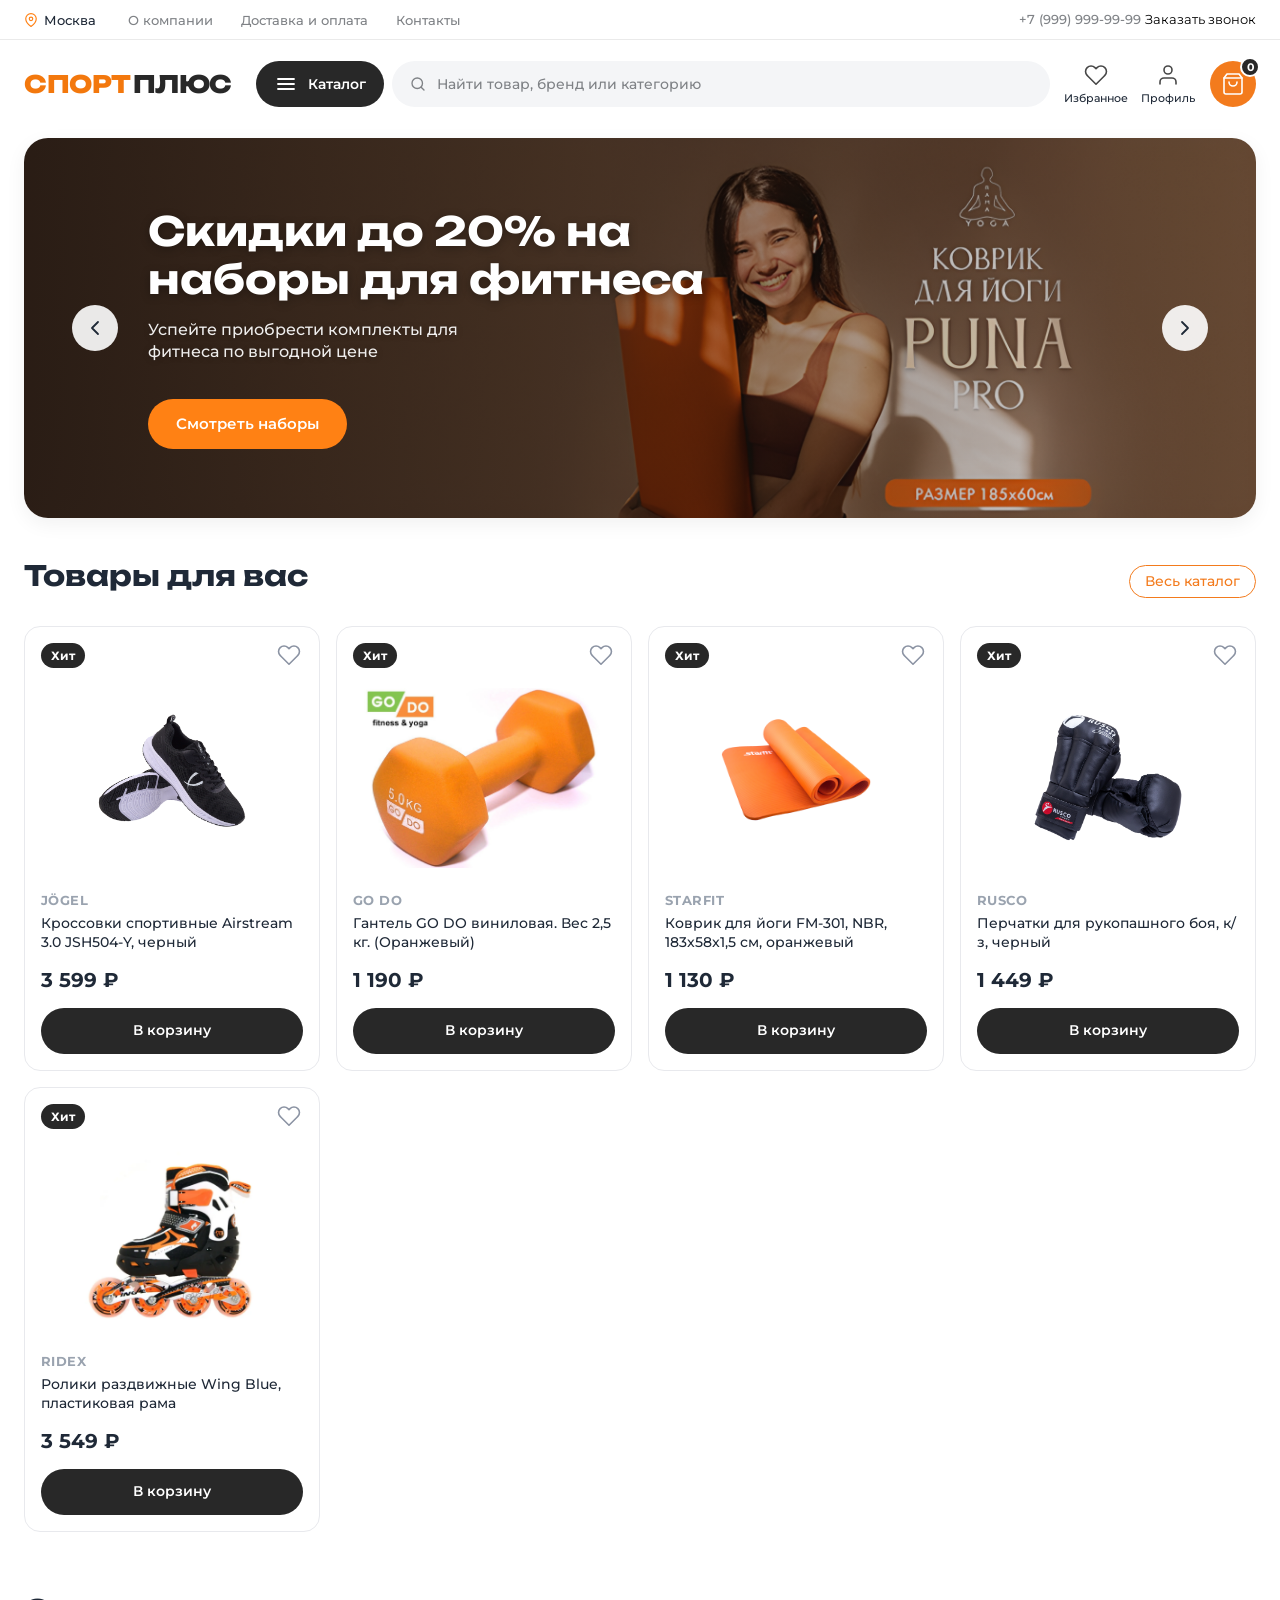
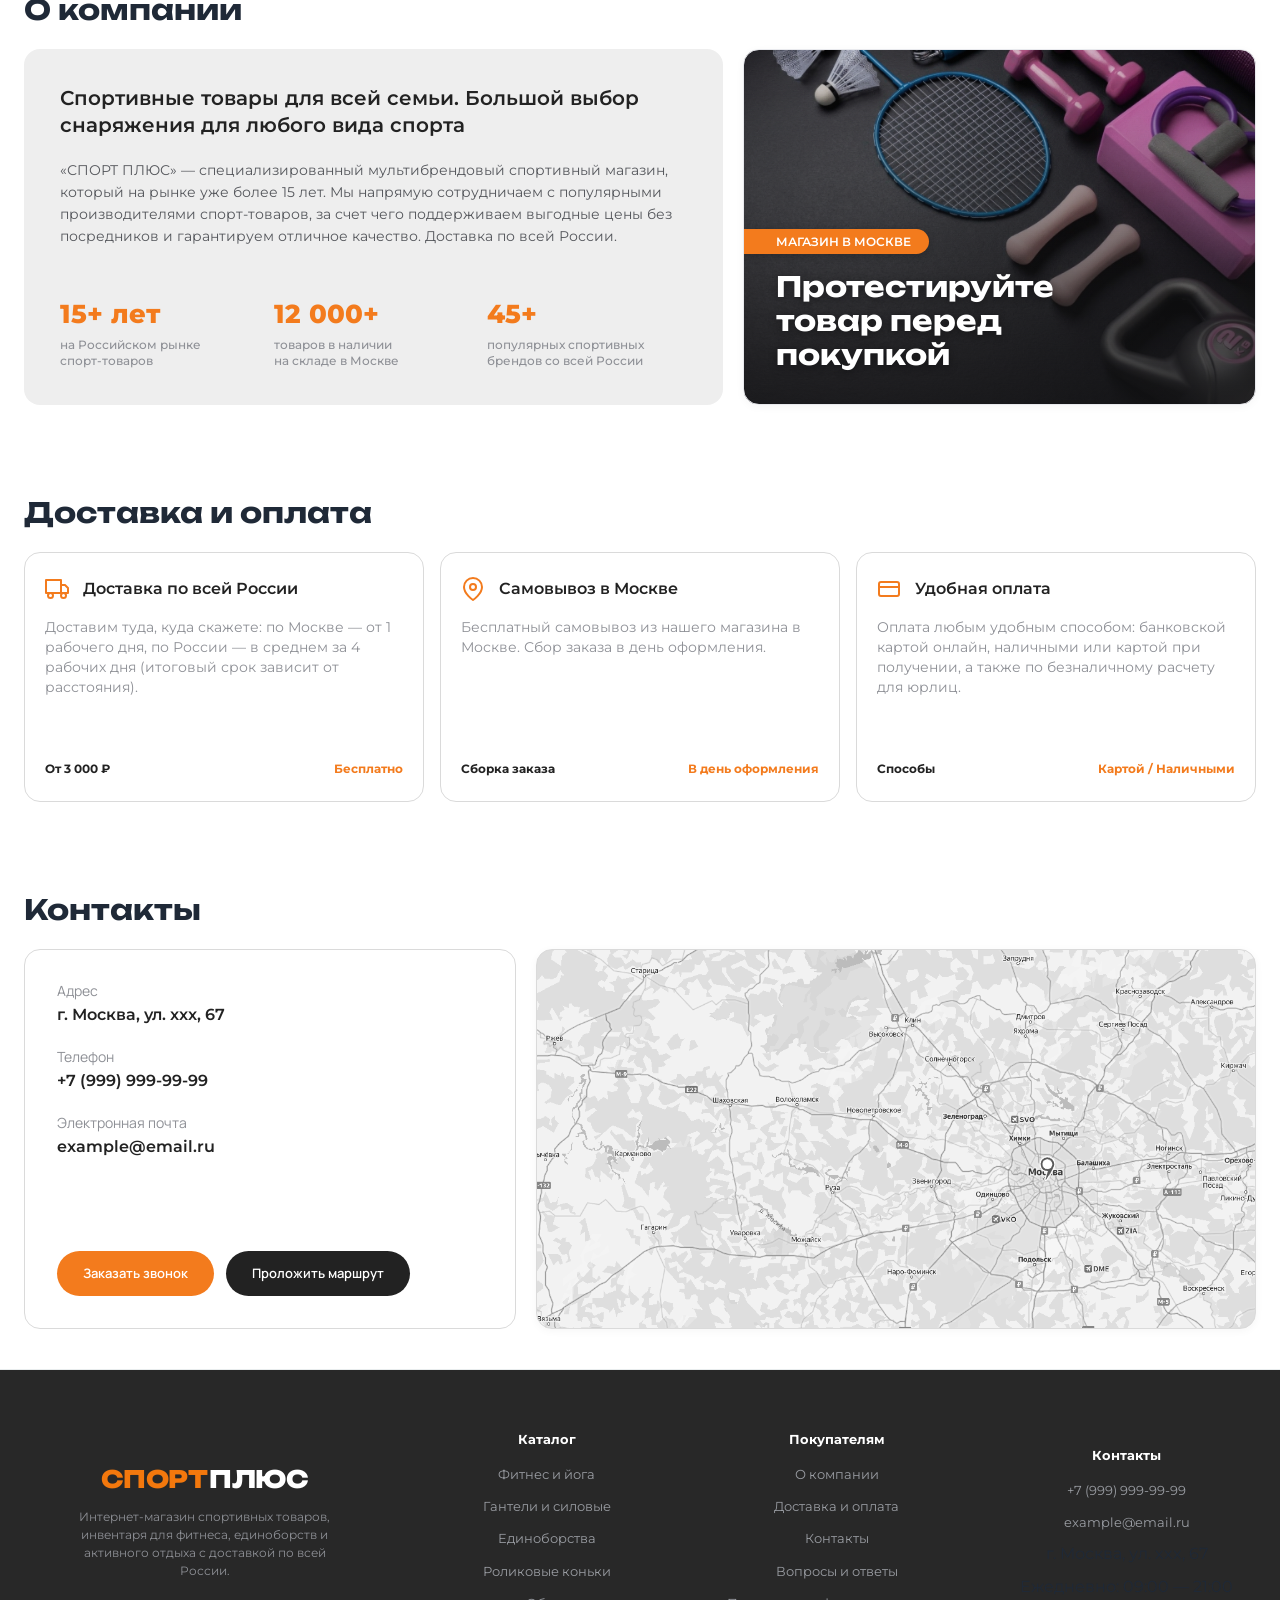
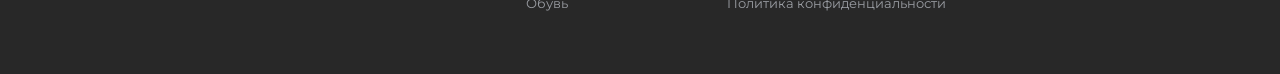
<file: index.html>
<!DOCTYPE html>
<html lang="ru">
<head>
  <meta charset="UTF-8">
  <meta name="viewport" content="width=device-width, initial-scale=1.0">
  <title>СПОРТ ПЛЮС — Спортивный магазин</title>
  <meta name="description" content="Интернет-магазин спортивных товаров, инвентаря для фитнеса, единоборств и активного отдыха с быстрой доставкой по всей России.">

  <link rel="preconnect" href="https://fonts.googleapis.com">
  <link rel="preconnect" href="https://fonts.gstatic.com" crossorigin>
  <link href="https://fonts.googleapis.com/css2?family=Manrope:wght@400;600&family=Montserrat:wght@400;500;600;700;800&family=Unbounded:wght@700;800&display=swap" rel="stylesheet">
  <link rel="stylesheet" href="style.css">

  <style>
    .modal-overlay {
        position: fixed;
        inset: 0;
        background: rgba(0, 0, 0, 0.6);
        backdrop-filter: blur(4px);
        z-index: 1000;
        display: none;
        align-items: center;
        justify-content: center;
        padding: 16px;
    }
    .modal-overlay.active { display: flex; }
    .modal-window {
        background: #fff;
        border-radius: 20px;
        width: 100%;
        max-width: 480px;
        padding: 32px;
        position: relative;
        box-shadow: 0 20px 40px rgba(0, 0, 0, 0.2);
    }
    .modal-close-btn {
        position: absolute;
        top: 20px;
        right: 20px;
        width: 32px;
        height: 32px;
        border-radius: 50%;
        background: #F4F5F7;
        border: none;
        display: flex;
        align-items: center;
        justify-content: center;
        cursor: pointer;
        font-size: 18px;
        color: #7F8286;
    }
    .modal-close-btn:hover { background: #EAEAEA; color: #1F2937; }
    .modal-title {
        font-family: var(--font-display);
        font-size: 22px;
        font-weight: 700;
        margin-bottom: 8px;
    }
    .modal-subtitle {
        color: #7F8286;
        font-size: 14px;
        margin-bottom: 24px;
        line-height: 1.4;
    }
    .form-group {
        margin-bottom: 16px;
        display: flex;
        flex-direction: column;
        gap: 6px;
    }
    .form-label {
        font-size: 13px;
        font-weight: 600;
        color: #1F2937;
    }
    .form-input {
        width: 100%;
        padding: 12px 16px;
        border-radius: 10px;
        border: 1px solid #E5E7EB;
        font-size: 14px;
        font-family: inherit;
        background: #F9FAFB;
        transition: border-color 0.2s;
    }
    .form-input:focus {
        border-color: #FF8114;
        background: #fff;
    }
    .form-submit-btn {
        width: 100%;
        padding: 14px;
        background: #FF8114;
        color: #fff;
        border: none;
        border-radius: 12px;
        font-weight: 600;
        font-size: 15px;
        cursor: pointer;
        margin-top: 8px;
        transition: background 0.2s;
    }
    .form-submit-btn:hover {
        background: #e5700a;
    }
  </style>
</head>
<body class="page">

  <div class="topbar">
    <div class="topbar__wrap container">
      <div class="topbar__left">
        <span class="topbar__location">
          <svg class="topbar__pin-icon" width="14" height="14" viewBox="0 0 24 24" fill="none" stroke="#FF8114" stroke-width="2" stroke-linecap="round" stroke-linejoin="round">
            <path d="M21 10c0 7-9 13-9 13s-9-6-9-13a9 9 0 0 1 18 0z"></path>
            <circle cx="12" cy="10" r="3"></circle>
          </svg>
          <span class="topbar__city">Москва</span>
        </span>
        <nav class="topbar__nav">
          <a href="#about" class="topbar__link">О компании</a>
          <a href="#delivery" class="topbar__link">Доставка и оплата</a>
          <a href="#contacts" class="topbar__link">Контакты</a>
        </nav>
      </div>
      <div class="topbar__right">
        <a href="tel:+79999999999" class="topbar__phone">+7 (999) 999-99-99</a>
        <button class="topbar__callback-btn" type="button" onclick="openCallbackModal()">Заказать звонок</button>
      </div>
    </div>
  </div>

  <header class="header">
    <div class="header__wrap container">
      <a href="#" class="logo">
        <span class="logo__accent">СПОРТ</span><span class="logo__main">ПЛЮС</span>
      </a>

      <div class="header__controls">
        <div class="header__search-group">
          <button class="btn-catalog" type="button" aria-label="Открыть каталог товаров">
            <svg class="btn-catalog__icon" width="24" height="24" viewBox="0 0 24 24" fill="none" stroke="#FFFFFF" stroke-width="1.8" stroke-linecap="round">
              <line x1="4" y1="7" x2="20" y2="7"></line>
              <line x1="4" y1="12" x2="20" y2="12"></line>
              <line x1="4" y1="17" x2="20" y2="17"></line>
            </svg>
            <span class="btn-catalog__text">Каталог</span>
          </button>

          <form class="search" action="#catalog" method="GET" role="search">
            <svg class="search__icon" width="18" height="18" viewBox="0 0 24 24" fill="none" stroke="#7F8286" stroke-width="1.8" stroke-linecap="round" stroke-linejoin="round">
              <circle cx="11" cy="11" r="7"></circle>
              <line x1="20" y1="20" x2="16.2" y2="16.2"></line>
            </svg>
            <input type="search" name="q" class="search__input" placeholder="Найти товар, бренд или категорию" aria-label="Поиск по каталогу">
          </form>
        </div>

        <div class="header__actions">
          <a href="#favorites" class="action-item" aria-label="Перейти в избранное">
            <svg class="action-item__icon" width="24" height="24" viewBox="0 0 24 24" fill="none" stroke="#474747" stroke-width="1.6" stroke-linecap="round" stroke-linejoin="round">
              <path d="M20.84 4.61a5.5 5.5 0 0 0-7.78 0L12 5.67l-1.06-1.06a5.5 5.5 0 0 0-7.78 7.78l1.06 1.06L12 21.23l7.78-7.78 1.06-1.06a5.5 5.5 0 0 0 0-7.78z"></path>
            </svg>
            <span class="action-item__label">Избранное</span>
          </a>

          <a href="#profile" class="action-item" aria-label="Личный кабинет">
            <svg class="action-item__icon" width="24" height="24" viewBox="0 0 24 24" fill="none" stroke="#474747" stroke-width="1.6" stroke-linecap="round" stroke-linejoin="round">
              <path d="M20 21v-2a4 4 0 0 0-4-4H8a4 4 0 0 0-4 4v2"></path>
              <circle cx="12" cy="7" r="4"></circle>
            </svg>
            <span class="action-item__label">Профиль</span>
          </a>

          <button class="cart-btn" type="button" aria-label="Корзина покупок" onclick="alert('Корзина товаров')">
            <svg class="cart-btn__icon" width="24" height="24" viewBox="0 0 24 24" fill="none" stroke="#FFFFFF" stroke-width="1.6" stroke-linecap="round" stroke-linejoin="round">
              <path d="M6 2L3 6v14a2 2 0 0 0 2 2h14a2 2 0 0 0 2-2V6l-3-4z"></path>
              <line x1="3" y1="6" x2="21" y2="6"></line>
              <path d="M16 10a4 4 0 0 1-8 0"></path>
            </svg>
            <span class="cart-btn__badge">0</span>
          </button>
        </div>
      </div>
    </div>
  </header>

  <main class="main">
    <section class="hero-section container">
      <div class="hero">
        <button class="hero__arrow hero__arrow--prev" type="button" aria-label="Предыдущий слайд">
          <svg width="24" height="24" viewBox="0 0 24 24" fill="none" stroke="#1F2937" stroke-width="1.8" stroke-linecap="round" stroke-linejoin="round">
            <polyline points="15 18 9 12 15 6"></polyline>
          </svg>
        </button>

        <div class="hero__content">
          <div class="hero__text-group">
            <h1 class="hero__title">Скидки до 20% на наборы для фитнеса</h1>
            <p class="hero__subtitle">Успейте приобрести комплекты для фитнеса по выгодной цене</p>
          </div>
          <a href="#catalog" class="hero__cta btn-cta">Смотреть наборы</a>
        </div>

        <button class="hero__arrow hero__arrow--next" type="button" aria-label="Следующий слайд">
          <svg width="24" height="24" viewBox="0 0 24 24" fill="none" stroke="#1F2937" stroke-width="1.8" stroke-linecap="round" stroke-linejoin="round">
            <polyline points="9 18 15 12 9 6"></polyline>
          </svg>
        </button>
      </div>
    </section>

    <section class="products container" id="catalog">
      <div class="section-head products__head">
        <h2 class="section-head__title">Товары для вас</h2>
        <a href="#catalog" class="section-head__link">Весь каталог</a>
      </div>

      <div class="products__row">
        <article class="product-card">
          <div class="product-card__top">
            <div class="product-card__header">
              <span class="badge-pill">Хит</span>
              <button class="product-card__fav" type="button" aria-label="В избранное">
                <svg width="24" height="24" viewBox="0 0 24 24" fill="none" stroke="#8B93A3" stroke-width="1.6" stroke-linecap="round" stroke-linejoin="round">
                  <path d="M20.84 4.61a5.5 5.5 0 0 0-7.78 0L12 5.67l-1.06-1.06a5.5 5.5 0 0 0-7.78 7.78l1.06 1.06L12 21.23l7.78-7.78 1.06-1.06a5.5 5.5 0 0 0 0-7.78z"></path>
                </svg>
              </button>
            </div>
            <div class="product-card__image-box">
              <img src="images/product-jogel-airstream.png" alt="Кроссовки спортивные Airstream 3.0 JSH504-Y, черный" class="product-card__img" loading="lazy">
            </div>
          </div>
          <div class="product-card__info">
            <div class="product-card__meta">
              <span class="product-card__brand">Jögel</span>
              <h3 class="product-card__name">Кроссовки спортивные Airstream 3.0 JSH504-Y, черный</h3>
            </div>
            <div class="product-card__price">3 599 ₽</div>
          </div>
          <button class="product-card__btn" type="button">В корзину</button>
        </article>

        <article class="product-card">
          <div class="product-card__top">
            <div class="product-card__header">
              <span class="badge-pill">Хит</span>
              <button class="product-card__fav" type="button" aria-label="В избранное">
                <svg width="24" height="24" viewBox="0 0 24 24" fill="none" stroke="#8B93A3" stroke-width="1.6" stroke-linecap="round" stroke-linejoin="round">
                  <path d="M20.84 4.61a5.5 5.5 0 0 0-7.78 0L12 5.67l-1.06-1.06a5.5 5.5 0 0 0-7.78 7.78l1.06 1.06L12 21.23l7.78-7.78 1.06-1.06a5.5 5.5 0 0 0 0-7.78z"></path>
                </svg>
              </button>
            </div>
            <div class="product-card__image-box">
              <img src="images/product-godo-dumbbell.png" alt="Гантель GO DO виниловая. Вес 2,5 кг. (Оранжевый)" class="product-card__img" loading="lazy">
            </div>
          </div>
          <div class="product-card__info">
            <div class="product-card__meta">
              <span class="product-card__brand">GO DO</span>
              <h3 class="product-card__name">Гантель GO DO виниловая. Вес 2,5 кг. (Оранжевый)</h3>
            </div>
            <div class="product-card__price">1 190 ₽</div>
          </div>
          <button class="product-card__btn" type="button">В корзину</button>
        </article>

        <article class="product-card">
          <div class="product-card__top">
            <div class="product-card__header">
              <span class="badge-pill">Хит</span>
              <button class="product-card__fav" type="button" aria-label="В избранное">
                <svg width="24" height="24" viewBox="0 0 24 24" fill="none" stroke="#8B93A3" stroke-width="1.6" stroke-linecap="round" stroke-linejoin="round">
                  <path d="M20.84 4.61a5.5 5.5 0 0 0-7.78 0L12 5.67l-1.06-1.06a5.5 5.5 0 0 0-7.78 7.78l1.06 1.06L12 21.23l7.78-7.78 1.06-1.06a5.5 5.5 0 0 0 0-7.78z"></path>
                </svg>
              </button>
            </div>
            <div class="product-card__image-box">
              <img src="images/product-starfit-mat.png" alt="Коврик для йоги FM-301, NBR, 183x58x1,5 см, оранжевый" class="product-card__img" loading="lazy">
            </div>
          </div>
          <div class="product-card__info">
            <div class="product-card__meta">
              <span class="product-card__brand">Starfit</span>
              <h3 class="product-card__name">Коврик для йоги FM-301, NBR, 183x58x1,5 см, оранжевый</h3>
            </div>
            <div class="product-card__price">1 130 ₽</div>
          </div>
          <button class="product-card__btn" type="button">В корзину</button>
        </article>

        <article class="product-card">
          <div class="product-card__top">
            <div class="product-card__header">
              <span class="badge-pill">Хит</span>
              <button class="product-card__fav" type="button" aria-label="В избранное">
                <svg width="24" height="24" viewBox="0 0 24 24" fill="none" stroke="#8B93A3" stroke-width="1.6" stroke-linecap="round" stroke-linejoin="round">
                  <path d="M20.84 4.61a5.5 5.5 0 0 0-7.78 0L12 5.67l-1.06-1.06a5.5 5.5 0 0 0-7.78 7.78l1.06 1.06L12 21.23l7.78-7.78 1.06-1.06a5.5 5.5 0 0 0 0-7.78z"></path>
                </svg>
              </button>
            </div>
            <div class="product-card__image-box">
              <img src="images/product-rusco-gloves.png" alt="Перчатки для рукопашного боя, к/з, черный" class="product-card__img" loading="lazy">
            </div>
          </div>
          <div class="product-card__info">
            <div class="product-card__meta">
              <span class="product-card__brand">Rusco</span>
              <h3 class="product-card__name">Перчатки для рукопашного боя, к/з, черный</h3>
            </div>
            <div class="product-card__price">1 449 ₽</div>
          </div>
          <button class="product-card__btn" type="button">В корзину</button>
        </article>

        <article class="product-card">
          <div class="product-card__top">
            <div class="product-card__header">
              <span class="badge-pill">Хит</span>
              <button class="product-card__fav" type="button" aria-label="В избранное">
                <svg width="24" height="24" viewBox="0 0 24 24" fill="none" stroke="#8B93A3" stroke-width="1.6" stroke-linecap="round" stroke-linejoin="round">
                  <path d="M20.84 4.61a5.5 5.5 0 0 0-7.78 0L12 5.67l-1.06-1.06a5.5 5.5 0 0 0-7.78 7.78l1.06 1.06L12 21.23l7.78-7.78 1.06-1.06a5.5 5.5 0 0 0 0-7.78z"></path>
                </svg>
              </button>
            </div>
            <div class="product-card__image-box">
              <img src="images/product-ridex-rollers.png" alt="Ролики раздвижные Wing Blue, пластиковая рама" class="product-card__img" loading="lazy">
            </div>
          </div>
          <div class="product-card__info">
            <div class="product-card__meta">
              <span class="product-card__brand">Ridex</span>
              <h3 class="product-card__name">Ролики раздвижные Wing Blue, пластиковая рама</h3>
            </div>
            <div class="product-card__price">3 549 ₽</div>
          </div>
          <button class="product-card__btn" type="button">В корзину</button>
        </article>
      </div>
    </section>

    <div class="info-sections container">
      <section class="about" id="about">
        <div class="section-head">
          <h2 class="section-head__title">О компании</h2>
        </div>

        <div class="about__grid">
          <div class="about__content">
            <div class="about__text-block">
              <h3 class="about__subtitle">Спортивные товары для всей семьи. Большой выбор снаряжения для любого вида спорта</h3>
              <p class="about__desc">«СПОРТ ПЛЮС» — специализированный мультибрендовый спортивный магазин, который на рынке уже более 15 лет. Мы напрямую сотрудничаем с популярными производителями спорт-товаров, за счет чего поддерживаем выгодные цены без посредников и гарантируем отличное качество. Доставка по всей России.</p>
            </div>

            <div class="about__stats">
              <div class="about__stat-item">
                <span class="about__stat-value">15+ лет</span>
                <span class="about__stat-label">на Российском рынке<br>спорт-товаров</span>
              </div>
              <div class="about__stat-item">
                <span class="about__stat-value">12 000+</span>
                <span class="about__stat-label">товаров в наличии<br>на складе в Москве</span>
              </div>
              <div class="about__stat-item">
                <span class="about__stat-value">45+</span>
                <span class="about__stat-label">популярных спортивных<br>брендов со всей России</span>
              </div>
            </div>
          </div>

          <div class="about__banner">
            <div class="about__banner-badge">МАГАЗИН В МОСКВЕ</div>
            <p class="about__banner-title">Протестируйте<br>товар перед<br>покупкой</p>
          </div>
        </div>
      </section>

      <section class="delivery" id="delivery">
        <div class="section-head delivery__head">
          <h2 class="section-head__title">Доставка и оплата</h2>
        </div>

        <div class="delivery__grid">
          <article class="delivery-card">
            <div class="delivery-card__body">
              <div class="delivery-card__top">
                <svg class="delivery-card__icon" width="24" height="24" viewBox="0 0 24 24" fill="none" stroke="#F37B1D" stroke-width="2" stroke-linecap="round" stroke-linejoin="round">
                  <rect x="1" y="3" width="15" height="13"></rect>
                  <polygon points="16 8 20 8 23 11 23 16 16 16 16 8"></polygon>
                  <circle cx="5.5" cy="18.5" r="2.5"></circle>
                  <circle cx="18.5" cy="18.5" r="2.5"></circle>
                </svg>
                <h3 class="delivery-card__title">Доставка по всей России</h3>
              </div>
              <p class="delivery-card__text">Доставим туда, куда скажете: по Москве — от 1 рабочего дня, по России — в среднем за 4 рабочих дня (итоговый срок зависит от расстояния).</p>
            </div>
            <div class="delivery-card__footer">
              <span class="delivery-card__label">От 3 000 ₽</span>
              <span class="delivery-card__accent">Бесплатно</span>
            </div>
          </article>

          <article class="delivery-card">
            <div class="delivery-card__body">
              <div class="delivery-card__top">
                <svg class="delivery-card__icon" width="24" height="24" viewBox="0 0 24 24" fill="none" stroke="#F37B1D" stroke-width="2" stroke-linecap="round" stroke-linejoin="round">
                  <path d="M21 10c0 7-9 13-9 13s-9-6-9-13a9 9 0 0 1 18 0z"></path>
                  <circle cx="12" cy="10" r="3"></circle>
                </svg>
                <h3 class="delivery-card__title">Самовывоз в Москве</h3>
              </div>
              <p class="delivery-card__text">Бесплатный самовывоз из нашего магазина в Москве. Сбор заказа в день оформления.</p>
            </div>
            <div class="delivery-card__footer">
              <span class="delivery-card__label">Сборка заказа</span>
              <span class="delivery-card__accent">В день оформления</span>
            </div>
          </article>

          <article class="delivery-card">
            <div class="delivery-card__body">
              <div class="delivery-card__top">
                <svg class="delivery-card__icon" width="24" height="24" viewBox="0 0 24 24" fill="none" stroke="#F37B1D" stroke-width="2" stroke-linecap="round" stroke-linejoin="round">
                  <rect x="2" y="5" width="20" height="14" rx="2"></rect>
                  <line x1="2" y1="10" x2="22" y2="10"></line>
                </svg>
                <h3 class="delivery-card__title">Удобная оплата</h3>
              </div>
              <p class="delivery-card__text">Оплата любым удобным способом: банковской картой онлайн, наличными или картой при получении, а также по безналичному расчету для юрлиц.</p>
            </div>
            <div class="delivery-card__footer">
              <span class="delivery-card__label">Способы</span>
              <span class="delivery-card__accent">Картой / Наличными</span>
            </div>
          </article>
        </div>
      </section>

      <section class="contacts" id="contacts">
        <div class="section-head contacts__head">
          <h2 class="section-head__title">Контакты</h2>
        </div>

        <div class="contacts__grid">
          <div class="contacts__card">
            <div class="contacts__list">
              <div class="contacts__item">
                <span class="contacts__label">Адрес</span>
                <span class="contacts__value">г. Москва, ул. xxx, 67</span>
              </div>
              <div class="contacts__item">
                <span class="contacts__label">Телефон</span>
                <a href="tel:+79999999999" class="contacts__value">+7 (999) 999-99-99</a>
              </div>
              <div class="contacts__item">
                <span class="contacts__label">Электронная почта</span>
                <a href="mailto:example@email.ru" class="contacts__value">example@email.ru</a>
              </div>
            </div>

            <div class="contacts__actions">
              <button type="button" class="contacts__btn contacts__btn--primary" onclick="openCallbackModal()">Заказать звонок</button>
              <a href="#map" class="contacts__btn contacts__btn--dark">Проложить маршрут</a>
            </div>
          </div>

          <div class="contacts__map" id="map" aria-label="Интерактивная карта проезда">
            <script type="text/javascript" charset="utf-8" async src="https://api-maps.yandex.ru/services/constructor/1.0/js/?um=constructor%3Aa2ccb08ef64175d921144f5a3ac59e1ba45f95bb8547e4204f474779abc103ef&amp;width=1035&amp;height=489&amp;lang=ru_RU&amp;scroll=true"></script>
          </div>
        </div>
      </section>
    </div>
  </main>

  <footer class="footer">
    <div class="footer__wrap container">
      <div class="footer__col footer__col--brand">
        <a href="#" class="logo logo--footer">
          <span class="logo__accent">СПОРТ</span><span class="logo__main logo__main--light">ПЛЮС</span>
        </a>
        <p class="footer__desc">Интернет-магазин спортивных товаров, инвентаря для фитнеса, единоборств и активного отдыха с доставкой по всей России.</p>
      </div>

      <div class="footer__col">
        <h3 class="footer__title">Каталог</h3>
        <ul class="footer__list">
          <li class="footer__item"><a href="#catalog" class="footer__link">Фитнес и йога</a></li>
          <li class="footer__item"><a href="#catalog" class="footer__link">Гантели и силовые</a></li>
          <li class="footer__item"><a href="#catalog" class="footer__link">Единоборства</a></li>
          <li class="footer__item"><a href="#catalog" class="footer__link">Роликовые коньки</a></li>
          <li class="footer__item"><a href="#catalog" class="footer__link">Обувь</a></li>
        </ul>
      </div>

      <div class="footer__col">
        <h3 class="footer__title">Покупателям</h3>
        <ul class="footer__list">
          <li class="footer__item"><a href="#about" class="footer__link">О компании</a></li>
          <li class="footer__item"><a href="#delivery" class="footer__link">Доставка и оплата</a></li>
          <li class="footer__item"><a href="#contacts" class="footer__link">Контакты</a></li>
          <li class="footer__item"><a href="#faq" class="footer__link">Вопросы и ответы</a></li>
          <li class="footer__item"><a href="#privacy" class="footer__link">Политика конфиденциальности</a></li>
        </ul>
      </div>

      <div class="footer__col">
        <h3 class="footer__title">Контакты</h3>
        <ul class="footer__list">
          <li class="footer__item"><a href="tel:+79999999999" class="footer__link footer__link--phone">+7 (999) 999-99-99</a></li>
          <li class="footer__item"><a href="mailto:example@email.ru" class="footer__link">example@email.ru</a></li>
          <li class="footer__item"><span class="footer__text">г. Москва, ул. xxx, 67</span></li>
          <li class="footer__item"><span class="footer__text">Ежедневно: 09:00 — 21:00</span></li>
        </ul>
      </div>
    </div>
  </footer>

  <div class="modal-overlay" id="callbackModal" onclick="if(event.target === this) closeCallbackModal()">
    <div class="modal-window">
      <button type="button" class="modal-close-btn" onclick="closeCallbackModal()" aria-label="Закрыть">&times;</button>
      <h3 class="modal-title">Заказать звонок</h3>
      <p class="modal-subtitle">Оставьте контактные данные, и специалист магазина свяжется с вами для консультации.</p>

      <form action="javascript:void(0)" onsubmit="alert('Заявка принята! Мы перезвоним вам в ближайшее время.'); closeCallbackModal(); return false;">
        <div class="form-group">
          <label for="modalName" class="form-label">Ваше имя *</label>
          <input type="text" id="modalName" class="form-input" placeholder="Например, Александр" required>
        </div>

        <div class="form-group">
          <label for="modalPhone" class="form-label">Номер телефона *</label>
          <input type="tel" id="modalPhone" class="form-input" placeholder="+7 (999) 000-00-00" required>
        </div>

        <div class="form-group">
          <label for="modalComment" class="form-label">Комментарий</label>
          <textarea id="modalComment" class="form-input" rows="3" style="height: auto; padding: 12px 16px;" placeholder="Укажите удобное время для звонка"></textarea>
        </div>

        <button type="submit" class="form-submit-btn">Отправить заявку</button>
      </form>
    </div>
  </div>

  <script type="module" src="js/main.js"></script>

  <script>
    function openCallbackModal() {
        document.getElementById('callbackModal').classList.add('active');
    }
    function closeCallbackModal() {
        document.getElementById('callbackModal').classList.remove('active');
    }
  </script>
</body>
</html>
</file>
<file: style.css>
@import url('css/variables.css');
@import url('css/base.css');
@import url('css/topbar.css');
@import url('css/header.css');
@import url('css/hero.css');
@import url('css/products.css');
@import url('css/about.css');
@import url('css/delivery.css');
@import url('css/contacts.css');
@import url('css/footer.css');
@import url('css/responsive.css');
</file>
